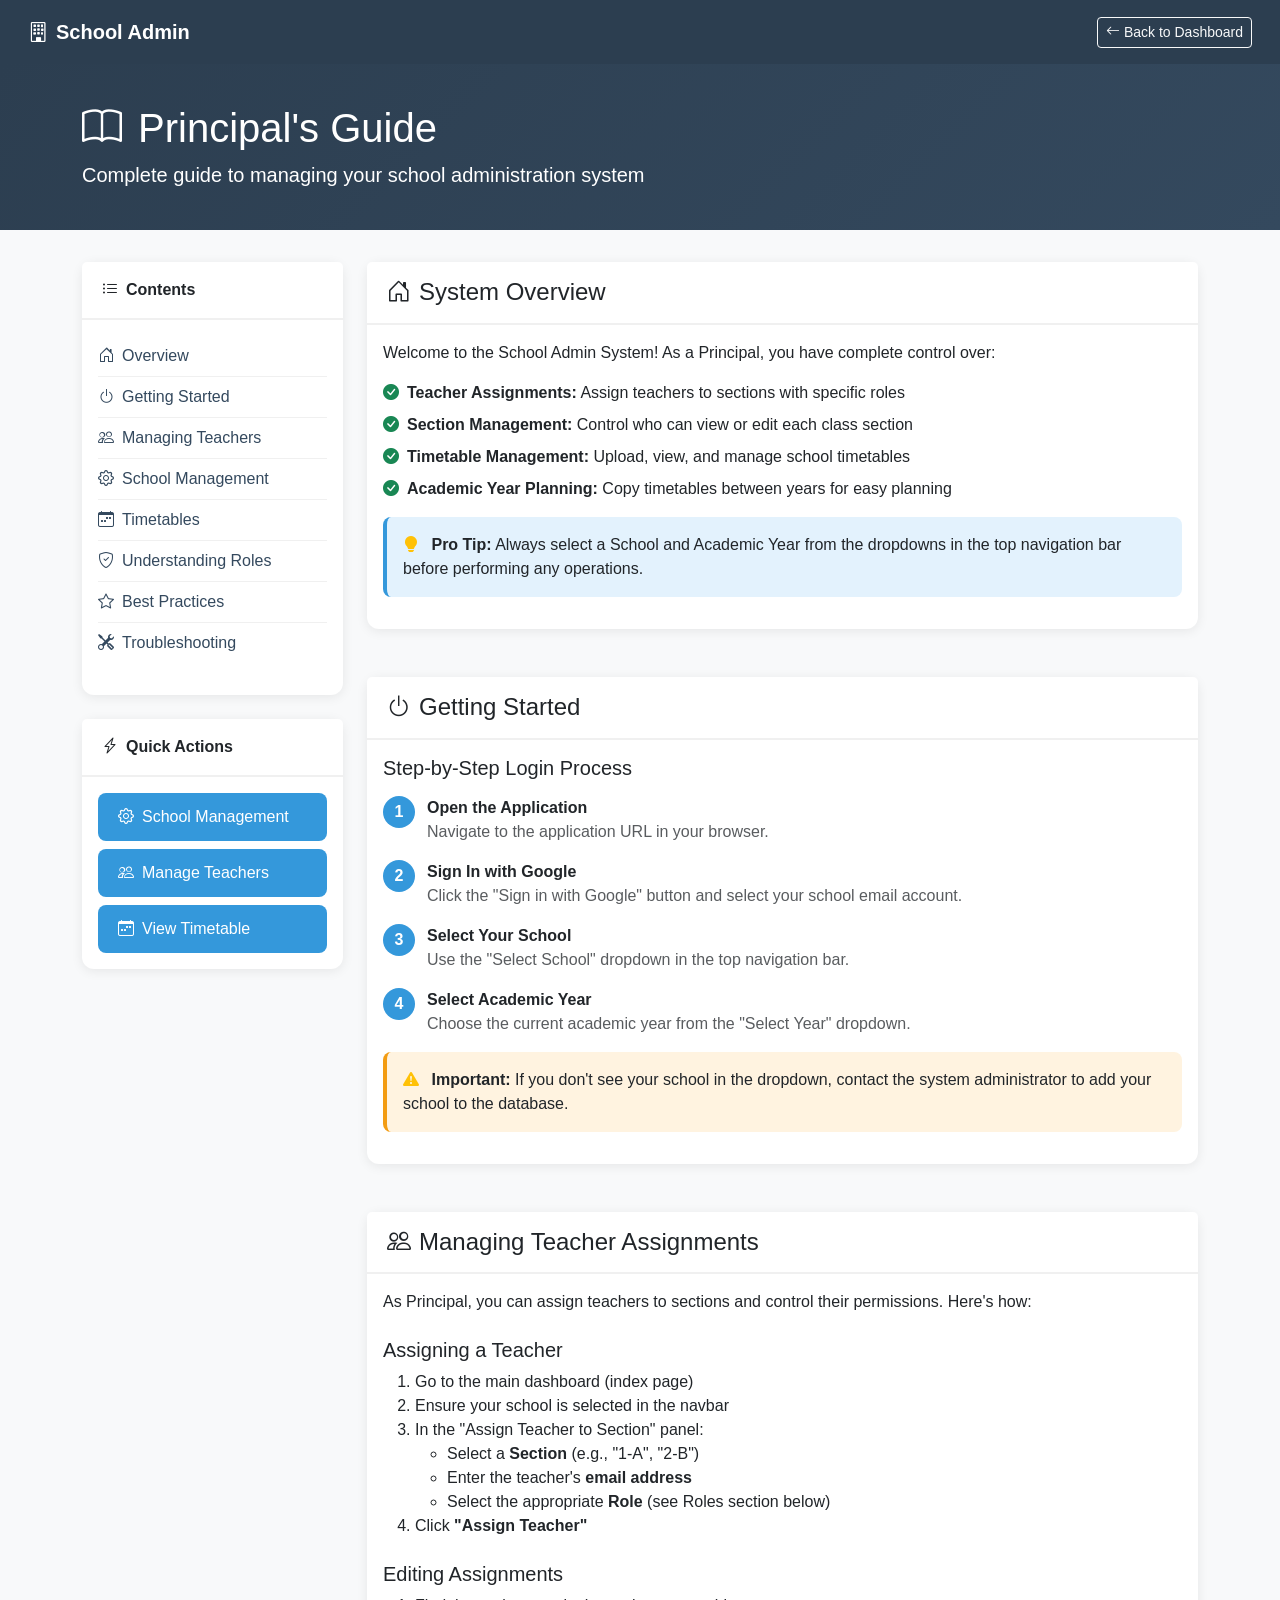
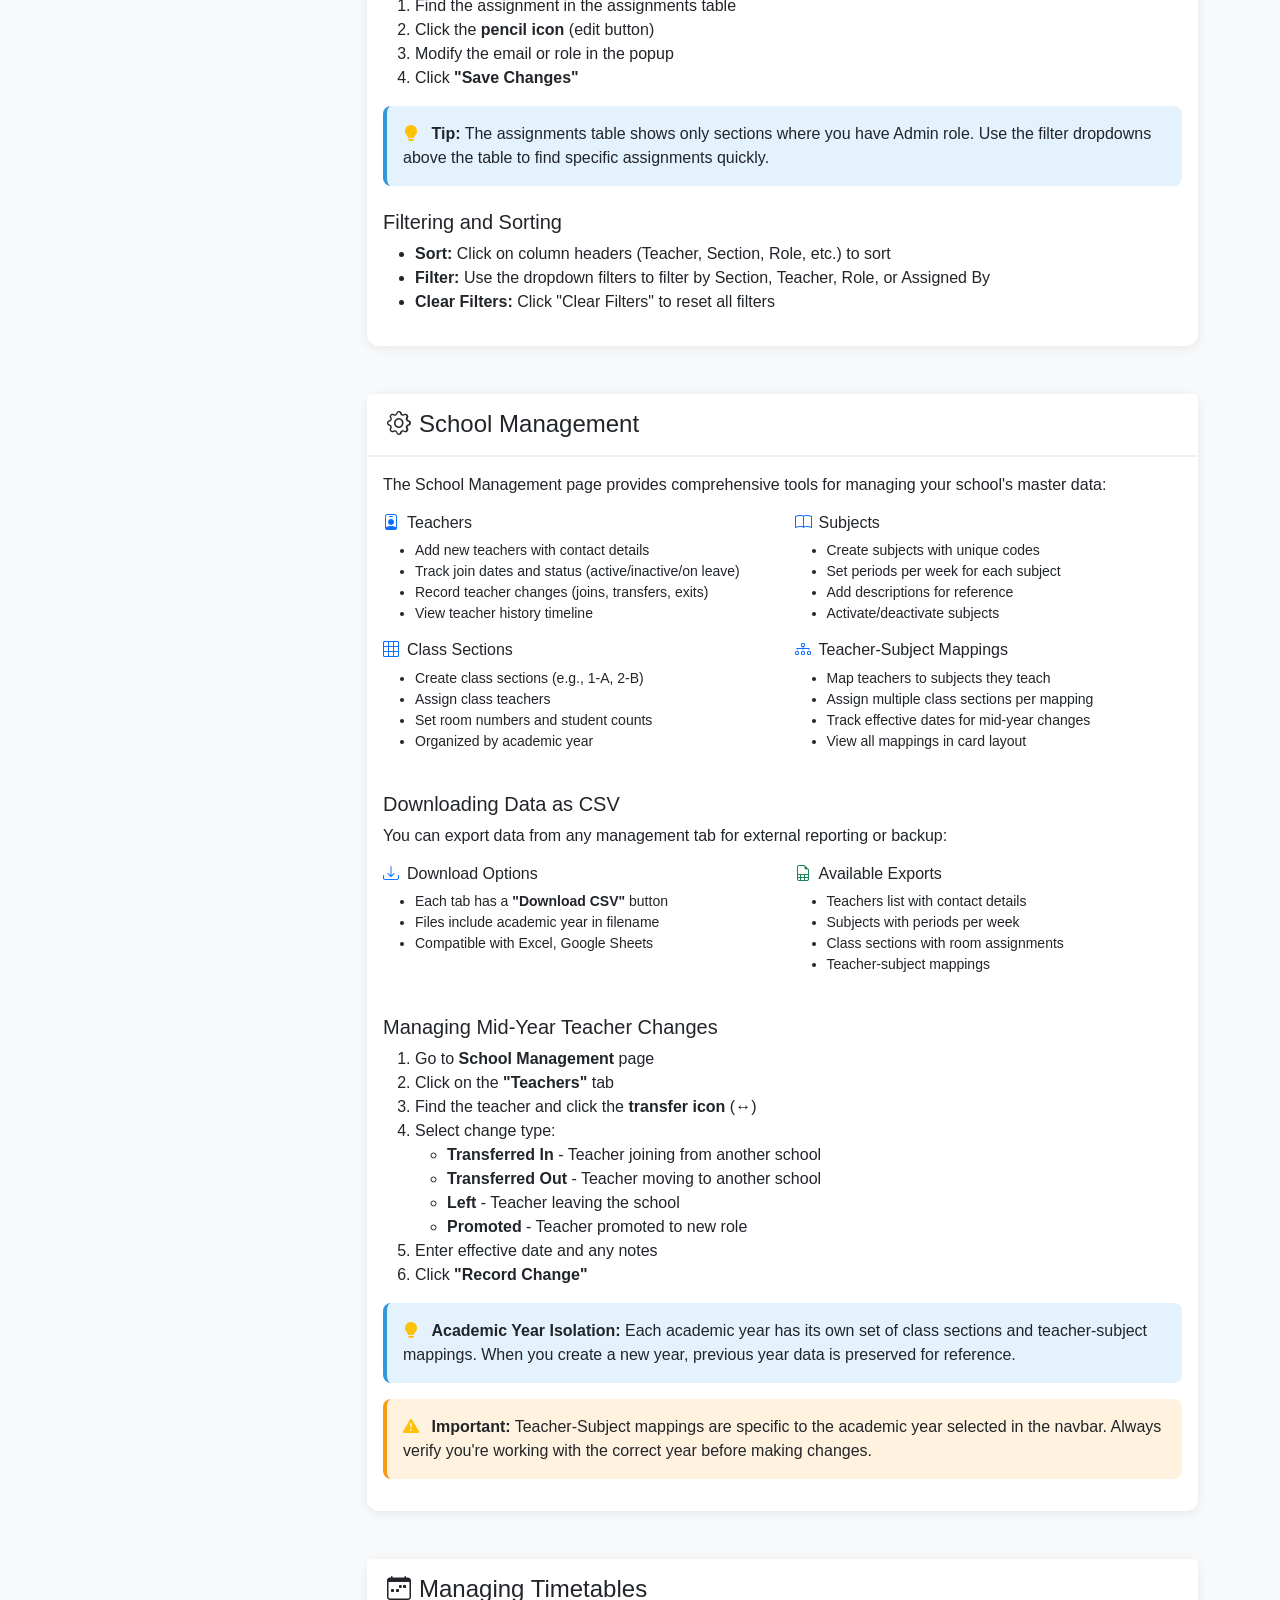
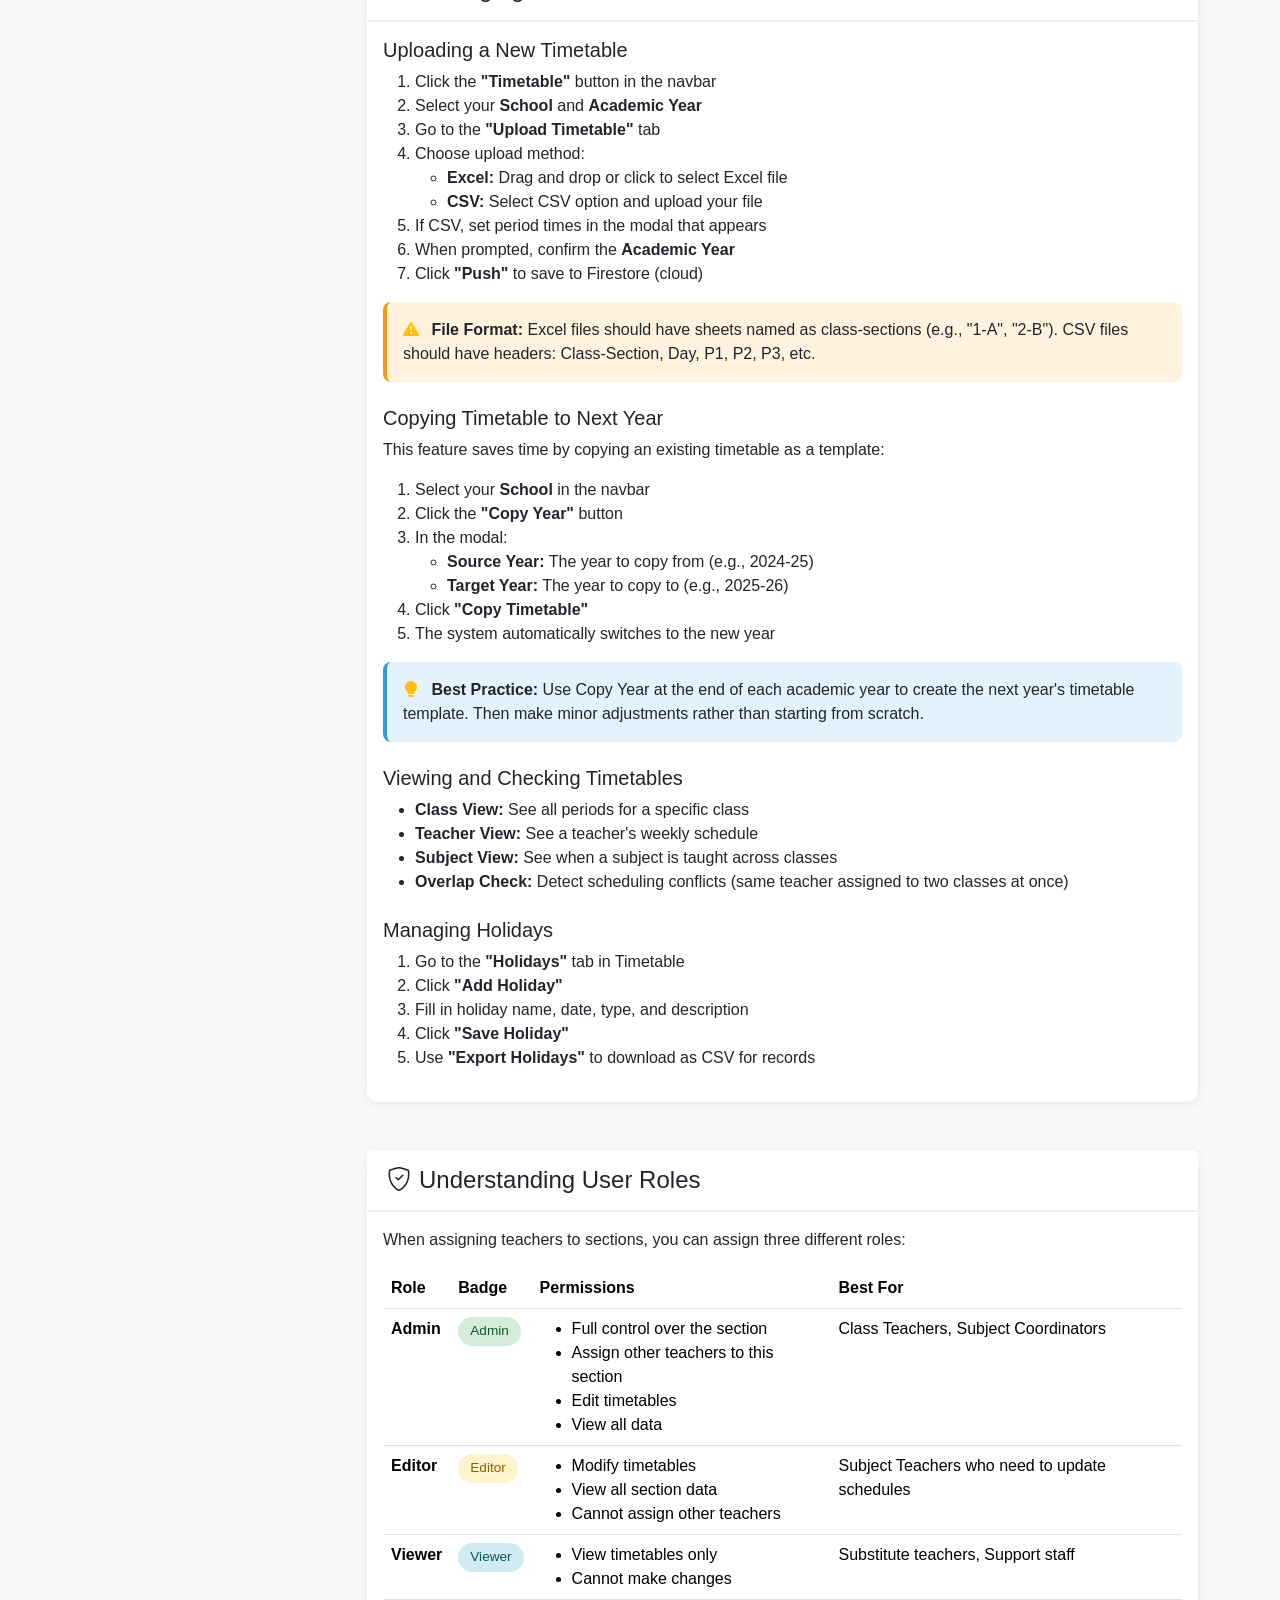
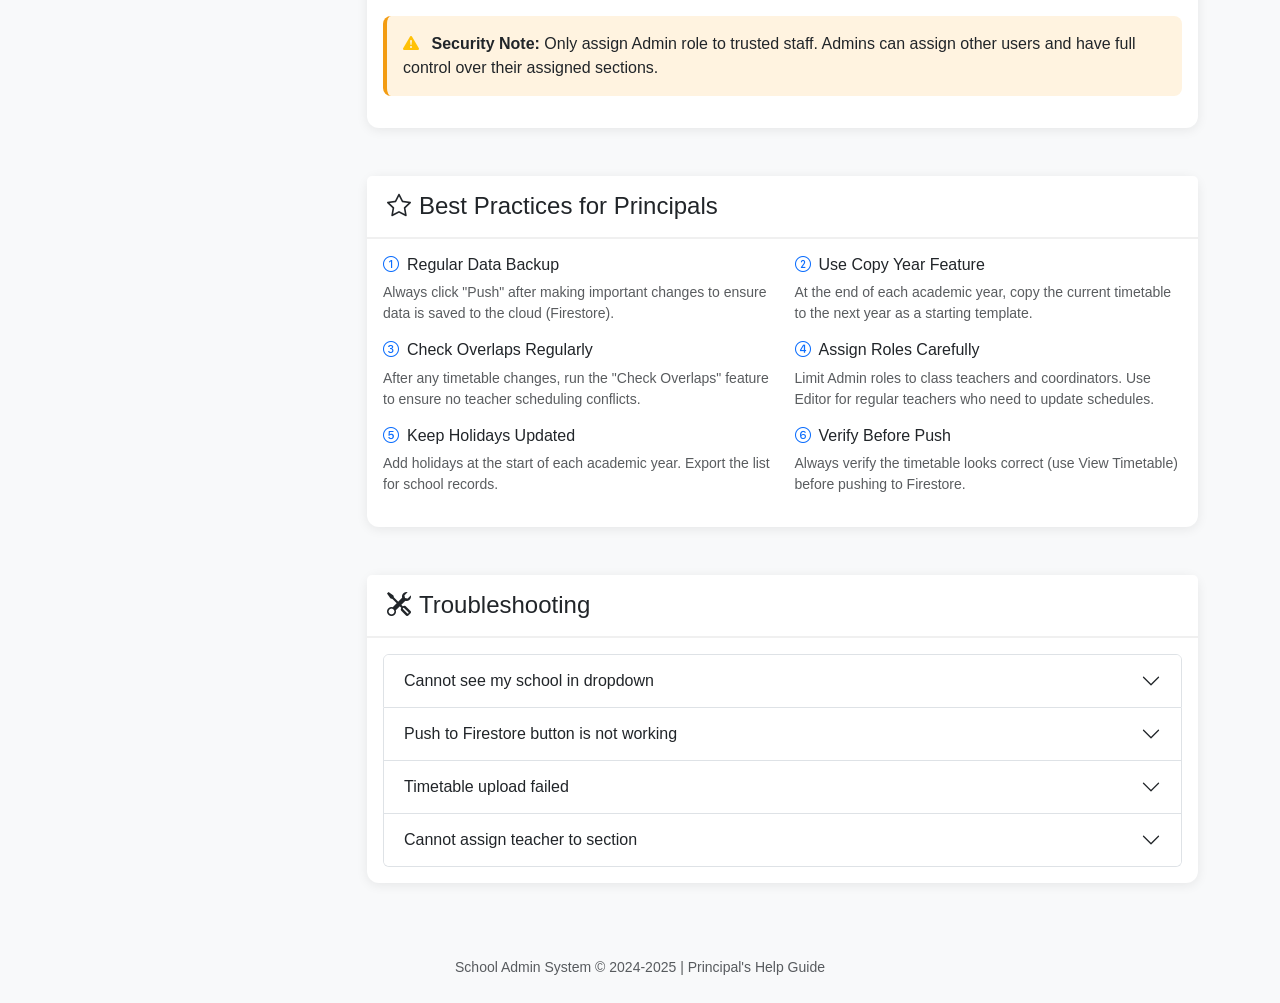
<file: help.html>
<!DOCTYPE html>
<html lang="en">
<head>
    <meta charset="UTF-8">
    <meta name="viewport" content="width=device-width, initial-scale=1.0">
    <title>Principal's Guide - School Admin System</title>
    <link href="https://cdn.jsdelivr.net/npm/bootstrap@5.1.3/dist/css/bootstrap.min.css" rel="stylesheet">
    <link rel="stylesheet" href="https://cdn.jsdelivr.net/npm/bootstrap-icons@1.8.1/font/bootstrap-icons.css">
    <style>
        :root {
            --primary-color: #2c3e50;
            --secondary-color: #34495e;
            --accent-color: #3498db;
            --success-color: #27ae60;
            --warning-color: #f39c12;
            --danger-color: #e74c3c;
            --info-color: #17a2b8;
        }
        
        body {
            background-color: #f8f9fa;
            font-family: -apple-system, BlinkMacSystemFont, 'Segoe UI', Roboto, Oxygen, Ubuntu, Cantarell, sans-serif;
        }
        
        .navbar {
            background-color: var(--primary-color);
            padding: 0.75rem 1rem;
        }
        
        .help-header {
            background: linear-gradient(135deg, var(--primary-color), var(--secondary-color));
            color: white;
            padding: 2.5rem 0;
            margin-bottom: 2rem;
        }
        
        .card {
            border: none;
            border-radius: 12px;
            box-shadow: 0 2px 12px rgba(0, 0, 0, 0.08);
            margin-bottom: 1.5rem;
        }
        
        .card-header {
            background-color: white;
            border-bottom: 2px solid #f0f0f0;
            font-weight: 600;
            padding: 1rem 1.25rem;
        }
        
        .step-number {
            width: 32px;
            height: 32px;
            background-color: var(--accent-color);
            color: white;
            border-radius: 50%;
            display: inline-flex;
            align-items: center;
            justify-content: center;
            font-weight: bold;
            margin-right: 0.75rem;
        }
        
        .tip-box {
            background-color: #e3f2fd;
            border-left: 4px solid var(--accent-color);
            padding: 1rem;
            border-radius: 8px;
            margin: 1rem 0;
        }
        
        .warning-box {
            background-color: #fff3e0;
            border-left: 4px solid var(--warning-color);
            padding: 1rem;
            border-radius: 8px;
            margin: 1rem 0;
        }
        
        .role-badge {
            display: inline-block;
            padding: 0.25rem 0.75rem;
            border-radius: 20px;
            font-size: 0.85rem;
            font-weight: 500;
        }
        
        .role-admin {
            background-color: #d4edda;
            color: #155724;
        }
        
        .role-editor {
            background-color: #fff3cd;
            color: #856404;
        }
        
        .role-viewer {
            background-color: #d1ecf1;
            color: #0c5460;
        }
        
        .nav-pills .nav-link {
            color: var(--secondary-color);
            border-radius: 8px;
            margin-bottom: 0.5rem;
            padding: 0.75rem 1rem;
        }
        
        .nav-pills .nav-link.active {
            background-color: var(--accent-color);
            color: white;
        }
        
        .nav-pills .nav-link:hover:not(.active) {
            background-color: #e9ecef;
        }
        
        .screenshot-placeholder {
            background-color: #f8f9fa;
            border: 2px dashed #dee2e6;
            border-radius: 8px;
            padding: 2rem;
            text-align: center;
            color: #6c757d;
            margin: 1rem 0;
        }
        
        .toc-list {
            list-style: none;
            padding-left: 0;
        }
        
        .toc-list li {
            padding: 0.5rem 0;
            border-bottom: 1px solid #f0f0f0;
        }
        
        .toc-list li:last-child {
            border-bottom: none;
        }
        
        .toc-list a {
            color: var(--secondary-color);
            text-decoration: none;
            display: flex;
            align-items: center;
            gap: 0.5rem;
        }
        
        .toc-list a:hover {
            color: var(--accent-color);
        }
        
        .quick-link {
            display: inline-flex;
            align-items: center;
            gap: 0.5rem;
            padding: 0.75rem 1.25rem;
            background-color: var(--accent-color);
            color: white;
            text-decoration: none;
            border-radius: 8px;
            font-weight: 500;
            transition: all 0.2s;
        }
        
        .quick-link:hover {
            background-color: #2980b9;
            color: white;
        }
    </style>
</head>
<body>
    <!-- Navbar -->
    <nav class="navbar navbar-dark">
        <div class="container-fluid">
            <span class="navbar-brand fw-bold">
                <i class="bi bi-building me-2"></i>School Admin
            </span>
            <div class="d-flex align-items-center gap-2">
                <a href="index.html" class="btn btn-outline-light btn-sm">
                    <i class="bi bi-arrow-left"></i> Back to Dashboard
                </a>
            </div>
        </div>
    </nav>

    <!-- Header -->
    <div class="help-header">
        <div class="container">
            <h1><i class="bi bi-book me-3"></i>Principal's Guide</h1>
            <p class="lead mb-0">Complete guide to managing your school administration system</p>
        </div>
    </div>

    <div class="container">
        <div class="row">
            <!-- Sidebar Navigation -->
            <div class="col-lg-3">
                <div class="card">
                    <div class="card-header">
                        <i class="bi bi-list-ul me-2"></i>Contents
                    </div>
                    <div class="card-body">
                        <ul class="toc-list">
                            <li><a href="#overview"><i class="bi bi-house-door"></i> Overview</a></li>
                            <li><a href="#getting-started"><i class="bi bi-power"></i> Getting Started</a></li>
                            <li><a href="#teacher-assignments"><i class="bi bi-people"></i> Managing Teachers</a></li>
                            <li><a href="#school-management"><i class="bi bi-gear"></i> School Management</a></li>
                            <li><a href="#timetables"><i class="bi bi-calendar-week"></i> Timetables</a></li>
                            <li><a href="#roles"><i class="bi bi-shield-check"></i> Understanding Roles</a></li>
                            <li><a href="#best-practices"><i class="bi bi-star"></i> Best Practices</a></li>
                            <li><a href="#troubleshooting"><i class="bi bi-tools"></i> Troubleshooting</a></li>
                        </ul>
                    </div>
                </div>

                <div class="card">
                    <div class="card-header">
                        <i class="bi bi-lightning-charge me-2"></i>Quick Actions
                    </div>
                    <div class="card-body">
                        <div class="d-grid gap-2">
                            <a href="management.html" class="quick-link">
                                <i class="bi bi-gear"></i> School Management
                            </a>
                            <a href="index.html" class="quick-link">
                                <i class="bi bi-people"></i> Manage Teachers
                            </a>
                            <a href="timetable/index.html" class="quick-link">
                                <i class="bi bi-calendar-week"></i> View Timetable
                            </a>
                        </div>
                    </div>
                </div>
            </div>

            <!-- Main Content -->
            <div class="col-lg-9">
                
                <!-- Overview Section -->
                <section id="overview" class="mb-5">
                    <div class="card">
                        <div class="card-header">
                            <h4 class="mb-0"><i class="bi bi-house-door me-2"></i>System Overview</h4>
                        </div>
                        <div class="card-body">
                            <p>Welcome to the School Admin System! As a Principal, you have complete control over:</p>
                            <ul class="list-unstyled">
                                <li class="mb-2"><i class="bi bi-check-circle-fill text-success me-2"></i><strong>Teacher Assignments:</strong> Assign teachers to sections with specific roles</li>
                                <li class="mb-2"><i class="bi bi-check-circle-fill text-success me-2"></i><strong>Section Management:</strong> Control who can view or edit each class section</li>
                                <li class="mb-2"><i class="bi bi-check-circle-fill text-success me-2"></i><strong>Timetable Management:</strong> Upload, view, and manage school timetables</li>
                                <li class="mb-2"><i class="bi bi-check-circle-fill text-success me-2"></i><strong>Academic Year Planning:</strong> Copy timetables between years for easy planning</li>
                            </ul>
                            
                            <div class="tip-box">
                                <i class="bi bi-lightbulb-fill text-warning me-2"></i>
                                <strong>Pro Tip:</strong> Always select a School and Academic Year from the dropdowns in the top navigation bar before performing any operations.
                            </div>
                        </div>
                    </div>
                </section>

                <!-- Getting Started -->
                <section id="getting-started" class="mb-5">
                    <div class="card">
                        <div class="card-header">
                            <h4 class="mb-0"><i class="bi bi-power me-2"></i>Getting Started</h4>
                        </div>
                        <div class="card-body">
                            <h5 class="mb-3">Step-by-Step Login Process</h5>
                            
                            <div class="d-flex align-items-start mb-3">
                                <span class="step-number">1</span>
                                <div>
                                    <strong>Open the Application</strong>
                                    <p class="text-muted mb-0">Navigate to the application URL in your browser.</p>
                                </div>
                            </div>
                            
                            <div class="d-flex align-items-start mb-3">
                                <span class="step-number">2</span>
                                <div>
                                    <strong>Sign In with Google</strong>
                                    <p class="text-muted mb-0">Click the "Sign in with Google" button and select your school email account.</p>
                                </div>
                            </div>
                            
                            <div class="d-flex align-items-start mb-3">
                                <span class="step-number">3</span>
                                <div>
                                    <strong>Select Your School</strong>
                                    <p class="text-muted mb-0">Use the "Select School" dropdown in the top navigation bar.</p>
                                </div>
                            </div>
                            
                            <div class="d-flex align-items-start mb-3">
                                <span class="step-number">4</span>
                                <div>
                                    <strong>Select Academic Year</strong>
                                    <p class="text-muted mb-0">Choose the current academic year from the "Select Year" dropdown.</p>
                                </div>
                            </div>

                            <div class="warning-box">
                                <i class="bi bi-exclamation-triangle-fill text-warning me-2"></i>
                                <strong>Important:</strong> If you don't see your school in the dropdown, contact the system administrator to add your school to the database.
                            </div>
                        </div>
                    </div>
                </section>

                <!-- Teacher Assignments -->
                <section id="teacher-assignments" class="mb-5">
                    <div class="card">
                        <div class="card-header">
                            <h4 class="mb-0"><i class="bi bi-people me-2"></i>Managing Teacher Assignments</h4>
                        </div>
                        <div class="card-body">
                            <p>As Principal, you can assign teachers to sections and control their permissions. Here's how:</p>

                            <h5 class="mt-4">Assigning a Teacher</h5>
                            <ol>
                                <li>Go to the main dashboard (index page)</li>
                                <li>Ensure your school is selected in the navbar</li>
                                <li>In the "Assign Teacher to Section" panel:
                                    <ul>
                                        <li>Select a <strong>Section</strong> (e.g., "1-A", "2-B")</li>
                                        <li>Enter the teacher's <strong>email address</strong></li>
                                        <li>Select the appropriate <strong>Role</strong> (see Roles section below)</li>
                                    </ul>
                                </li>
                                <li>Click <strong>"Assign Teacher"</strong></li>
                            </ol>

                            <h5 class="mt-4">Editing Assignments</h5>
                            <ol>
                                <li>Find the assignment in the assignments table</li>
                                <li>Click the <strong>pencil icon</strong> (edit button)</li>
                                <li>Modify the email or role in the popup</li>
                                <li>Click <strong>"Save Changes"</strong></li>
                            </ol>

                            <div class="tip-box">
                                <i class="bi bi-lightbulb-fill text-warning me-2"></i>
                                <strong>Tip:</strong> The assignments table shows only sections where you have Admin role. Use the filter dropdowns above the table to find specific assignments quickly.
                            </div>

                            <h5 class="mt-4">Filtering and Sorting</h5>
                            <ul>
                                <li><strong>Sort:</strong> Click on column headers (Teacher, Section, Role, etc.) to sort</li>
                                <li><strong>Filter:</strong> Use the dropdown filters to filter by Section, Teacher, Role, or Assigned By</li>
                                <li><strong>Clear Filters:</strong> Click "Clear Filters" to reset all filters</li>
                            </ul>
                        </div>
                    </div>
                </section>

                <!-- School Management -->
                <section id="school-management" class="mb-5">
                    <div class="card">
                        <div class="card-header">
                            <h4 class="mb-0"><i class="bi bi-gear me-2"></i>School Management</h4>
                        </div>
                        <div class="card-body">
                            <p>The School Management page provides comprehensive tools for managing your school's master data:</p>
                            
                            <div class="row">
                                <div class="col-md-6">
                                    <h6><i class="bi bi-person-badge text-primary me-2"></i>Teachers</h6>
                                    <ul class="small">
                                        <li>Add new teachers with contact details</li>
                                        <li>Track join dates and status (active/inactive/on leave)</li>
                                        <li>Record teacher changes (joins, transfers, exits)</li>
                                        <li>View teacher history timeline</li>
                                    </ul>
                                </div>
                                <div class="col-md-6">
                                    <h6><i class="bi bi-book text-primary me-2"></i>Subjects</h6>
                                    <ul class="small">
                                        <li>Create subjects with unique codes</li>
                                        <li>Set periods per week for each subject</li>
                                        <li>Add descriptions for reference</li>
                                        <li>Activate/deactivate subjects</li>
                                    </ul>
                                </div>
                                <div class="col-md-6">
                                    <h6><i class="bi bi-grid-3x3 text-primary me-2"></i>Class Sections</h6>
                                    <ul class="small">
                                        <li>Create class sections (e.g., 1-A, 2-B)</li>
                                        <li>Assign class teachers</li>
                                        <li>Set room numbers and student counts</li>
                                        <li>Organized by academic year</li>
                                    </ul>
                                </div>
                                <div class="col-md-6">
                                    <h6><i class="bi bi-diagram-3 text-primary me-2"></i>Teacher-Subject Mappings</h6>
                                    <ul class="small">
                                        <li>Map teachers to subjects they teach</li>
                                        <li>Assign multiple class sections per mapping</li>
                                        <li>Track effective dates for mid-year changes</li>
                                        <li>View all mappings in card layout</li>
                                    </ul>
                                </div>
                            </div>

                            <h5 class="mt-4">Downloading Data as CSV</h5>
                            <p>You can export data from any management tab for external reporting or backup:</p>
                            <div class="row">
                                <div class="col-md-6">
                                    <h6><i class="bi bi-download text-primary me-2"></i>Download Options</h6>
                                    <ul class="small">
                                        <li>Each tab has a <strong>"Download CSV"</strong> button</li>
                                        <li>Files include academic year in filename</li>
                                        <li>Compatible with Excel, Google Sheets</li>
                                    </ul>
                                </div>
                                <div class="col-md-6">
                                    <h6><i class="bi bi-file-earmark-spreadsheet text-success me-2"></i>Available Exports</h6>
                                    <ul class="small">
                                        <li>Teachers list with contact details</li>
                                        <li>Subjects with periods per week</li>
                                        <li>Class sections with room assignments</li>
                                        <li>Teacher-subject mappings</li>
                                    </ul>
                                </div>
                            </div>

                            <h5 class="mt-4">Managing Mid-Year Teacher Changes</h5>
                            <ol>
                                <li>Go to <strong>School Management</strong> page</li>
                                <li>Click on the <strong>"Teachers"</strong> tab</li>
                                <li>Find the teacher and click the <strong>transfer icon</strong> (↔)</li>
                                <li>Select change type:
                                    <ul>
                                        <li><strong>Transferred In</strong> - Teacher joining from another school</li>
                                        <li><strong>Transferred Out</strong> - Teacher moving to another school</li>
                                        <li><strong>Left</strong> - Teacher leaving the school</li>
                                        <li><strong>Promoted</strong> - Teacher promoted to new role</li>
                                    </ul>
                                </li>
                                <li>Enter effective date and any notes</li>
                                <li>Click <strong>"Record Change"</strong></li>
                            </ol>

                            <div class="tip-box">
                                <i class="bi bi-lightbulb-fill text-warning me-2"></i>
                                <strong>Academic Year Isolation:</strong> Each academic year has its own set of class sections and teacher-subject mappings. When you create a new year, previous year data is preserved for reference.
                            </div>

                            <div class="warning-box">
                                <i class="bi bi-exclamation-triangle-fill text-warning me-2"></i>
                                <strong>Important:</strong> Teacher-Subject mappings are specific to the academic year selected in the navbar. Always verify you're working with the correct year before making changes.
                            </div>
                        </div>
                    </div>
                </section>

                <!-- Timetables -->
                <section id="timetables" class="mb-5">
                    <div class="card">
                        <div class="card-header">
                            <h4 class="mb-0"><i class="bi bi-calendar-week me-2"></i>Managing Timetables</h4>
                        </div>
                        <div class="card-body">
                            <h5>Uploading a New Timetable</h5>
                            <ol>
                                <li>Click the <strong>"Timetable"</strong> button in the navbar</li>
                                <li>Select your <strong>School</strong> and <strong>Academic Year</strong></li>
                                <li>Go to the <strong>"Upload Timetable"</strong> tab</li>
                                <li>Choose upload method:
                                    <ul>
                                        <li><strong>Excel:</strong> Drag and drop or click to select Excel file</li>
                                        <li><strong>CSV:</strong> Select CSV option and upload your file</li>
                                    </ul>
                                </li>
                                <li>If CSV, set period times in the modal that appears</li>
                                <li>When prompted, confirm the <strong>Academic Year</strong></li>
                                <li>Click <strong>"Push"</strong> to save to Firestore (cloud)</li>
                            </ol>

                            <div class="warning-box">
                                <i class="bi bi-exclamation-triangle-fill text-warning me-2"></i>
                                <strong>File Format:</strong> Excel files should have sheets named as class-sections (e.g., "1-A", "2-B"). CSV files should have headers: Class-Section, Day, P1, P2, P3, etc.
                            </div>

                            <h5 class="mt-4">Copying Timetable to Next Year</h5>
                            <p>This feature saves time by copying an existing timetable as a template:</p>
                            <ol>
                                <li>Select your <strong>School</strong> in the navbar</li>
                                <li>Click the <strong>"Copy Year"</strong> button</li>
                                <li>In the modal:
                                    <ul>
                                        <li><strong>Source Year:</strong> The year to copy from (e.g., 2024-25)</li>
                                        <li><strong>Target Year:</strong> The year to copy to (e.g., 2025-26)</li>
                                    </ul>
                                </li>
                                <li>Click <strong>"Copy Timetable"</strong></li>
                                <li>The system automatically switches to the new year</li>
                            </ol>

                            <div class="tip-box">
                                <i class="bi bi-lightbulb-fill text-warning me-2"></i>
                                <strong>Best Practice:</strong> Use Copy Year at the end of each academic year to create the next year's timetable template. Then make minor adjustments rather than starting from scratch.
                            </div>

                            <h5 class="mt-4">Viewing and Checking Timetables</h5>
                            <ul>
                                <li><strong>Class View:</strong> See all periods for a specific class</li>
                                <li><strong>Teacher View:</strong> See a teacher's weekly schedule</li>
                                <li><strong>Subject View:</strong> See when a subject is taught across classes</li>
                                <li><strong>Overlap Check:</strong> Detect scheduling conflicts (same teacher assigned to two classes at once)</li>
                            </ul>

                            <h5 class="mt-4">Managing Holidays</h5>
                            <ol>
                                <li>Go to the <strong>"Holidays"</strong> tab in Timetable</li>
                                <li>Click <strong>"Add Holiday"</strong></li>
                                <li>Fill in holiday name, date, type, and description</li>
                                <li>Click <strong>"Save Holiday"</strong></li>
                                <li>Use <strong>"Export Holidays"</strong> to download as CSV for records</li>
                            </ol>
                        </div>
                    </div>
                </section>

                <!-- Roles -->
                <section id="roles" class="mb-5">
                    <div class="card">
                        <div class="card-header">
                            <h4 class="mb-0"><i class="bi bi-shield-check me-2"></i>Understanding User Roles</h4>
                        </div>
                        <div class="card-body">
                            <p>When assigning teachers to sections, you can assign three different roles:</p>

                            <table class="table">
                                <thead>
                                    <tr>
                                        <th>Role</th>
                                        <th>Badge</th>
                                        <th>Permissions</th>
                                        <th>Best For</th>
                                    </tr>
                                </thead>
                                <tbody>
                                    <tr>
                                        <td><strong>Admin</strong></td>
                                        <td><span class="role-badge role-admin">Admin</span></td>
                                        <td>
                                            <ul class="mb-0">
                                                <li>Full control over the section</li>
                                                <li>Assign other teachers to this section</li>
                                                <li>Edit timetables</li>
                                                <li>View all data</li>
                                            </ul>
                                        </td>
                                        <td>Class Teachers, Subject Coordinators</td>
                                    </tr>
                                    <tr>
                                        <td><strong>Editor</strong></td>
                                        <td><span class="role-badge role-editor">Editor</span></td>
                                        <td>
                                            <ul class="mb-0">
                                                <li>Modify timetables</li>
                                                <li>View all section data</li>
                                                <li>Cannot assign other teachers</li>
                                            </ul>
                                        </td>
                                        <td>Subject Teachers who need to update schedules</td>
                                    </tr>
                                    <tr>
                                        <td><strong>Viewer</strong></td>
                                        <td><span class="role-badge role-viewer">Viewer</span></td>
                                        <td>
                                            <ul class="mb-0">
                                                <li>View timetables only</li>
                                                <li>Cannot make changes</li>
                                            </ul>
                                        </td>
                                        <td>Substitute teachers, Support staff</td>
                                    </tr>
                                </tbody>
                            </table>

                            <div class="warning-box">
                                <i class="bi bi-exclamation-triangle-fill text-warning me-2"></i>
                                <strong>Security Note:</strong> Only assign Admin role to trusted staff. Admins can assign other users and have full control over their assigned sections.
                            </div>
                        </div>
                    </div>
                </section>

                <!-- Best Practices -->
                <section id="best-practices" class="mb-5">
                    <div class="card">
                        <div class="card-header">
                            <h4 class="mb-0"><i class="bi bi-star me-2"></i>Best Practices for Principals</h4>
                        </div>
                        <div class="card-body">
                            <div class="row">
                                <div class="col-md-6">
                                    <h6><i class="bi bi-1-circle text-primary me-2"></i>Regular Data Backup</h6>
                                    <p class="small text-muted">Always click "Push" after making important changes to ensure data is saved to the cloud (Firestore).</p>
                                </div>
                                <div class="col-md-6">
                                    <h6><i class="bi bi-2-circle text-primary me-2"></i>Use Copy Year Feature</h6>
                                    <p class="small text-muted">At the end of each academic year, copy the current timetable to the next year as a starting template.</p>
                                </div>
                                <div class="col-md-6">
                                    <h6><i class="bi bi-3-circle text-primary me-2"></i>Check Overlaps Regularly</h6>
                                    <p class="small text-muted">After any timetable changes, run the "Check Overlaps" feature to ensure no teacher scheduling conflicts.</p>
                                </div>
                                <div class="col-md-6">
                                    <h6><i class="bi bi-4-circle text-primary me-2"></i>Assign Roles Carefully</h6>
                                    <p class="small text-muted">Limit Admin roles to class teachers and coordinators. Use Editor for regular teachers who need to update schedules.</p>
                                </div>
                                <div class="col-md-6">
                                    <h6><i class="bi bi-5-circle text-primary me-2"></i>Keep Holidays Updated</h6>
                                    <p class="small text-muted">Add holidays at the start of each academic year. Export the list for school records.</p>
                                </div>
                                <div class="col-md-6">
                                    <h6><i class="bi bi-6-circle text-primary me-2"></i>Verify Before Push</h6>
                                    <p class="small text-muted">Always verify the timetable looks correct (use View Timetable) before pushing to Firestore.</p>
                                </div>
                            </div>
                        </div>
                    </div>
                </section>

                <!-- Troubleshooting -->
                <section id="troubleshooting" class="mb-5">
                    <div class="card">
                        <div class="card-header">
                            <h4 class="mb-0"><i class="bi bi-tools me-2"></i>Troubleshooting</h4>
                        </div>
                        <div class="card-body">
                            <div class="accordion" id="troubleshootingAccordion">
                                <div class="accordion-item">
                                    <h2 class="accordion-header">
                                        <button class="accordion-button collapsed" type="button" data-bs-toggle="collapse" data-bs-target="#collapseOne">
                                            Cannot see my school in dropdown
                                        </button>
                                    </h2>
                                    <div id="collapseOne" class="accordion-collapse collapse" data-bs-parent="#troubleshootingAccordion">
                                        <div class="accordion-body">
                                            Contact the system administrator to add your school to the Firestore database. You'll need to provide:
                                            <ul>
                                                <li>School Name</li>
                                                <li>School ID</li>
                                                <li>List of sections (classes)</li>
                                            </ul>
                                        </div>
                                    </div>
                                </div>
                                <div class="accordion-item">
                                    <h2 class="accordion-header">
                                        <button class="accordion-button collapsed" type="button" data-bs-toggle="collapse" data-bs-target="#collapseTwo">
                                            Push to Firestore button is not working
                                        </button>
                                    </h2>
                                    <div id="collapseTwo" class="accordion-collapse collapse" data-bs-parent="#troubleshootingAccordion">
                                        <div class="accordion-body">
                                            Check the following:
                                            <ol>
                                                <li>Ensure you are signed in</li>
                                                <li>Verify School and Academic Year are selected</li>
                                                <li>Check internet connection</li>
                                                <li>Open browser console (F12) to check for error messages</li>
                                            </ol>
                                        </div>
                                    </div>
                                </div>
                                <div class="accordion-item">
                                    <h2 class="accordion-header">
                                        <button class="accordion-button collapsed" type="button" data-bs-toggle="collapse" data-bs-target="#collapseThree">
                                            Timetable upload failed
                                        </button>
                                    </h2>
                                    <div id="collapseThree" class="accordion-collapse collapse" data-bs-parent="#troubleshootingAccordion">
                                        <div class="accordion-body">
                                            Common issues:
                                            <ul>
                                                <li>File format doesn't match expected structure</li>
                                                <li>Excel sheets not named correctly (should be "1-A", "2-B" format)</li>
                                                <li>CSV missing required columns (Class-Section, Day, P1, P2...)</li>
                                                <li>File is corrupted or too large</li>
                                            </ul>
                                            Try downloading the template file from the Upload Timetable page.
                                        </div>
                                    </div>
                                </div>
                                <div class="accordion-item">
                                    <h2 class="accordion-header">
                                        <button class="accordion-button collapsed" type="button" data-bs-toggle="collapse" data-bs-target="#collapseFour">
                                            Cannot assign teacher to section
                                        </button>
                                    </h2>
                                    <div id="collapseFour" class="accordion-collapse collapse" data-bs-parent="#troubleshootingAccordion">
                                        <div class="accordion-body">
                                            You can only assign teachers to sections where you have <strong>Admin</strong> role. If a section doesn't appear in your dropdown, it means:
                                            <ul>
                                                <li>You are not assigned as Admin to that section</li>
                                                <li>The section hasn't been created in Firestore</li>
                                            </ul>
                                            Contact the system administrator if you need Admin access to additional sections.
                                        </div>
                                    </div>
                                </div>
                            </div>
                        </div>
                    </div>
                </section>

            </div>
        </div>
    </div>

    <!-- Footer -->
    <footer class="text-center py-4 text-muted">
        <div class="container">
            <small>School Admin System &copy; 2024-2025 | Principal's Help Guide</small>
        </div>
    </footer>

    <script src="https://cdn.jsdelivr.net/npm/bootstrap@5.1.3/dist/js/bootstrap.bundle.min.js"></script>
</body>
</html>
</file>
